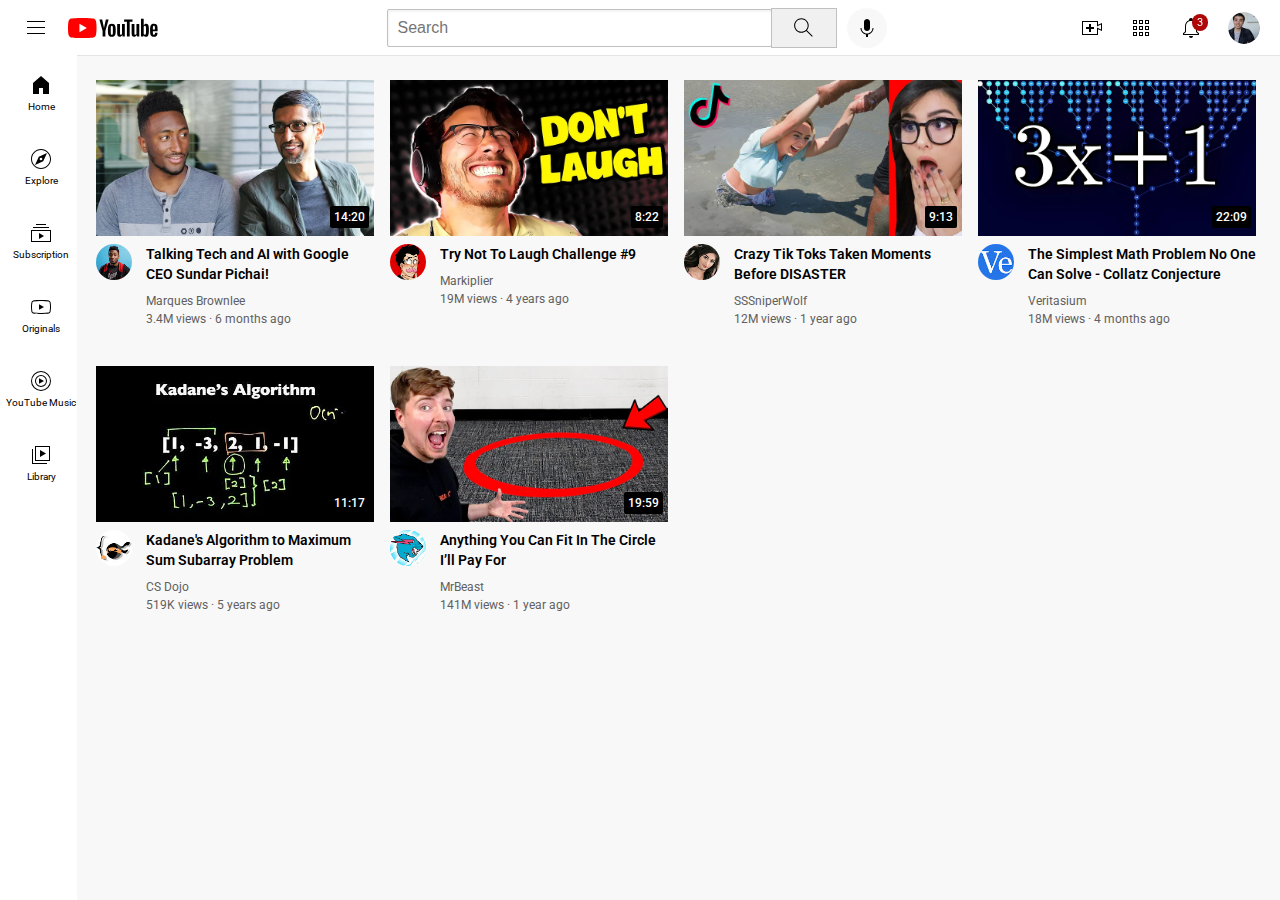
<file: index.html>
<!DOCTYPE html>
<html>
    <head>

        <title>Youtube.com Clone by Htin Myo San</title>

        <link rel="preconnect" href="https://fonts.googleapis.com">
        <link rel="preconnect" href="https://fonts.gstatic.com" crossorigin>
        <link href="https://fonts.googleapis.com/css2?family=Roboto:wght@400;500;700&display=swap" rel="stylesheet">
        <link rel="stylesheet" href="styles/video.css">
        <link rel="stylesheet" href="styles/header.css">
        <link rel="stylesheet" href="styles/general.css">
        <link rel="stylesheet" href="styles/sidebar.css">
    </head>
    <body>
        <header class="header">
            <div class="left-section">
                <img class="hamburger-menu" src="icons/hamburger-menu.svg">
                <img class="youtube-logo" src="icons/youtube-logo.svg">
            </div>
            <div class="middle-section">
                <input class="search-bar" type="text" placeholder="Search">
                <button class="search-button">
                    <img class="search-icon" src="icons/search.svg">
                    <div class="tooltip">Search</div>
                </button>
                <!-- Put position absolute inside position relative-->
                <button class="voice-search-button">
                    <img class="voice-search-icon" src="icons/voice-search-icon.svg">
                    <div class="tooltip">Search with your </div>
                </button>
            </div>
            <div class="right-section">
                <div class="upload-icon-container">
                    <img class="upload-icon" src="icons/upload.svg">
                    <div class="tooltip">Create</div>
                </div>
                <div class="youtube-icon-container">
                    <img class="youtube-icon" src="icons/youtube-apps.svg">
                    <div class="tooltip">YouTube apps</div>
                </div>
                <div class="notifications-icon-container">
                    <img class="notifications-icon" src="icons/notifications.svg">
                    <div class="notifications-count">3</div>
                    <div class="tooltip">Notivications</div>
                </div>
                <img class="current-user-picture" src="channel-pictures/my-channel.jpeg">
            </div> 
        </header>

        <nav class="sidebar">
            <div class="sidebar-link">
                <img src="icons/home.svg">
                <div>Home</div>
            </div>
            <div class="sidebar-link">
                <img src="icons/explore.svg">
                <div>Explore</div>
            </div>
            <div class="sidebar-link">
                <img src="icons/subscriptions.svg">
                <div>Subscription</div>
            </div>
            <div class="sidebar-link">
                <img src="icons/originals.svg">
                <div>Originals</div>
            </div>
            <div class="sidebar-link">
                <img src="icons/youtube-music.svg">
                <div>YouTube Music</div>
            </div>
            <div class="sidebar-link">
                <img src="icons/library.svg">
                <div>Library</div>
            </div>
        </nav>

        <main>
            <section class="video-grid">
                <div class="video-preview">
                
                    <div class="thumbnail-row">
                        <img class="thumnail" src="thumnails/thumbnail-1.webp">
                        <div class="video-time">14:20</div>
                    </div>
                    <div class="video-info-grid">
                        <div class="channel-picture">
                            <img class="profile-picture" src="channel-pictures/channel-1.jpeg">
                        </div>
                        <div class="video-info">
                            <p class="video-title">
                                Talking Tech and AI with Google CEO Sundar Pichai!
                            </p>
                            <p class="video-author">
                                Marques Brownlee
                            </p>
                            <p class="video-stats">
                                3.4M views &#183; 6 months ago
                            </p>
                        </div>
                    </div>
                </div>
        
                <div class="video-preview">
                    
                    <div class="thumbnail-row">
                        <img class="thumnail" src="thumnails/thumbnail-2.webp">
                        <div class="video-time">8:22</div>
                    </div>
                    <div class="video-info-grid">
                        <div class="channel-picture">
                            <img class="profile-picture" src="channel-pictures/channel-2.jpeg">
                        </div>
                        <div class="video-info">
                            <p class="video-title">
                                Try Not To Laugh Challenge #9
                            </p>
                            <p class="video-author">
                                Markiplier
                            </p>
                            <p class="video-stats">
                                19M views &#183; 4 years ago
                            </p>
                        </div>
                    </div>
                </div>
        
                <div class="video-preview">
                    
                    <div class="thumbnail-row">
                        <img class="thumnail" src="thumnails/thumbnail-3.webp">
                        <div class="video-time">9:13</div>
                    </div>
                    <div class="video-info-grid">
                        <div class="channel-picture">
                            <img class="profile-picture" src="channel-pictures/channel-3.jpeg">
                        </div>
                        <div class="video-info">
                            <p class="video-title">
                                Crazy Tik Toks Taken Moments Before DISASTER
                            </p>
                            <p class="video-author">
                                SSSniperWolf
                            </p>
                            <p class="video-stats">
                                12M views &#183; 1 year ago
                            </p>
                        </div>
                    </div>
                </div>
        
                <div class="video-preview">
                    
                    <div class="thumbnail-row">
                        <img class="thumnail" src="thumnails/thumbnail-4.webp">
                        <div class="video-time">22:09</div>
                    </div>
                    <div class="video-info-grid">
                        <div class="channel-picture">
                            <img class="profile-picture" src="channel-pictures/channel-4.jpeg">
                        </div>
                        <div class="video-info">
                            <p class="video-title">
                                The Simplest Math Problem No One Can Solve - Collatz Conjecture
                            </p>
                            <p class="video-author">
                                Veritasium
                            </p>
                            <p class="video-stats">
                                18M views &#183; 4 months ago
                            </p>
                        </div>
                    </div>
                </div>
        
                <div class="video-preview">
                    
                    <div class="thumbnail-row">
                        <img class="thumnail" src="thumnails/thumbnail-5.webp">
                        <div class="video-time">11:17</div>
                    </div>
                    <div class="video-info-grid">
                        <div class="channel-picture">
                            <img class="profile-picture" src="channel-pictures/channel-5.jpeg">
                        </div>
                        <div class="video-info">
                            <p class="video-title">
                                Kadane's Algorithm to Maximum Sum Subarray Problem
                            </p>
                            <p class="video-author">
                                CS Dojo
                            </p>
                            <p class="video-stats">
                                519K views &#183; 5 years ago
                            </p>
                        </div>
                    </div>
                </div>
        
                <div class="video-preview">
                    
                    <div class="thumbnail-row">
                        <img class="thumnail" src="thumnails/thumbnail-6.webp">
                        <div class="video-time">19:59</div>
                    </div>
                    <div class="video-info-grid">
                        <div class="channel-picture">
                            <img class="profile-picture" src="channel-pictures/channel-6.jpeg">
                        </div>
                        <div class="video-info">
                            <p class="video-title">
                                Anything You Can Fit In The Circle I’ll Pay For
                            </p>
                            <p class="video-author">
                                MrBeast
                            </p>
                            <p class="video-stats">
                                141M views &#183; 1 year ago
                            </p>
                        </div>
                    </div>
                </div>
        
            </section>
        </main>
    </body>
</html>
</file>
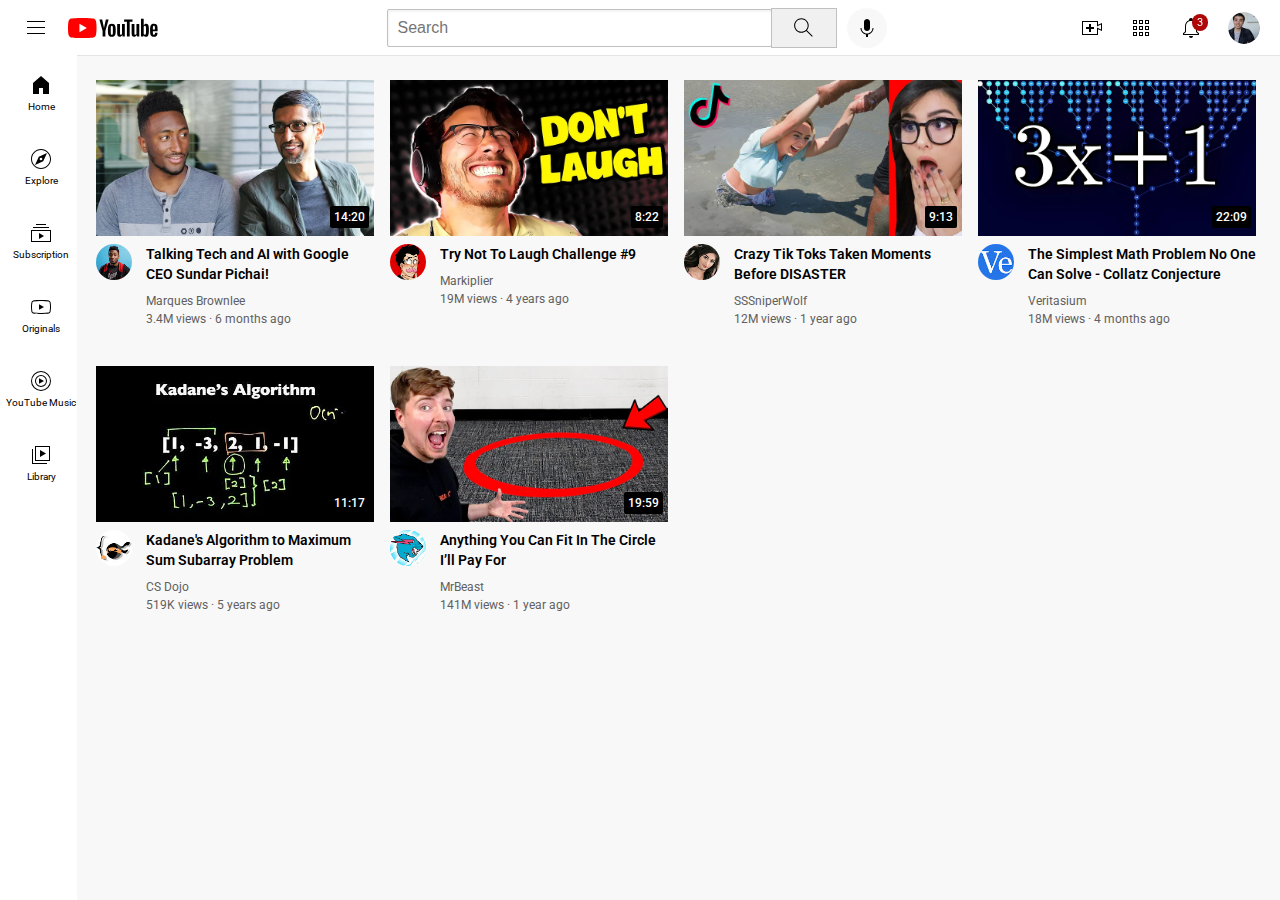
<file: youtube.html>
<!DOCTYPE html>
<html>
    <head>

        <title>Youtube.com Clone by Htin Myo San</title>

        <link rel="preconnect" href="https://fonts.googleapis.com">
        <link rel="preconnect" href="https://fonts.gstatic.com" crossorigin>
        <link href="https://fonts.googleapis.com/css2?family=Roboto:wght@400;500;700&display=swap" rel="stylesheet">
        <link rel="stylesheet" href="styles/video.css">
        <link rel="stylesheet" href="styles/header.css">
        <link rel="stylesheet" href="styles/general.css">
        <link rel="stylesheet" href="styles/sidebar.css">
    </head>
    <body>
        <header class="header">
            <div class="left-section">
                <img class="hamburger-menu" src="icons/hamburger-menu.svg">
                <img class="youtube-logo" src="icons/youtube-logo.svg">
            </div>
            <div class="middle-section">
                <input class="search-bar" type="text" placeholder="Search">
                <button class="search-button">
                    <img class="search-icon" src="icons/search.svg">
                    <div class="tooltip">Search</div>
                </button>
                <!-- Put position absolute inside position relative-->
                <button class="voice-search-button">
                    <img class="voice-search-icon" src="icons/voice-search-icon.svg">
                    <div class="tooltip">Search with your </div>
                </button>
            </div>
            <div class="right-section">
                <div class="upload-icon-container">
                    <img class="upload-icon" src="icons/upload.svg">
                    <div class="tooltip">Create</div>
                </div>
                <div class="youtube-icon-container">
                    <img class="youtube-icon" src="icons/youtube-apps.svg">
                    <div class="tooltip">YouTube apps</div>
                </div>
                <div class="notifications-icon-container">
                    <img class="notifications-icon" src="icons/notifications.svg">
                    <div class="notifications-count">3</div>
                    <div class="tooltip">Notivications</div>
                </div>
                <img class="current-user-picture" src="channel-pictures/my-channel.jpeg">
            </div> 
        </header>

        <nav class="sidebar">
            <div class="sidebar-link">
                <img src="icons/home.svg">
                <div>Home</div>
            </div>
            <div class="sidebar-link">
                <img src="icons/explore.svg">
                <div>Explore</div>
            </div>
            <div class="sidebar-link">
                <img src="icons/subscriptions.svg">
                <div>Subscription</div>
            </div>
            <div class="sidebar-link">
                <img src="icons/originals.svg">
                <div>Originals</div>
            </div>
            <div class="sidebar-link">
                <img src="icons/youtube-music.svg">
                <div>YouTube Music</div>
            </div>
            <div class="sidebar-link">
                <img src="icons/library.svg">
                <div>Library</div>
            </div>
        </nav>

        <main>
            <section class="video-grid">
                <div class="video-preview">
                
                    <div class="thumbnail-row">
                        <img class="thumnail" src="thumnails/thumbnail-1.webp">
                        <div class="video-time">14:20</div>
                    </div>
                    <div class="video-info-grid">
                        <div class="channel-picture">
                            <img class="profile-picture" src="channel-pictures/channel-1.jpeg">
                        </div>
                        <div class="video-info">
                            <p class="video-title">
                                Talking Tech and AI with Google CEO Sundar Pichai!
                            </p>
                            <p class="video-author">
                                Marques Brownlee
                            </p>
                            <p class="video-stats">
                                3.4M views &#183; 6 months ago
                            </p>
                        </div>
                    </div>
                </div>
        
                <div class="video-preview">
                    
                    <div class="thumbnail-row">
                        <img class="thumnail" src="thumnails/thumbnail-2.webp">
                        <div class="video-time">8:22</div>
                    </div>
                    <div class="video-info-grid">
                        <div class="channel-picture">
                            <img class="profile-picture" src="channel-pictures/channel-2.jpeg">
                        </div>
                        <div class="video-info">
                            <p class="video-title">
                                Try Not To Laugh Challenge #9
                            </p>
                            <p class="video-author">
                                Markiplier
                            </p>
                            <p class="video-stats">
                                19M views &#183; 4 years ago
                            </p>
                        </div>
                    </div>
                </div>
        
                <div class="video-preview">
                    
                    <div class="thumbnail-row">
                        <img class="thumnail" src="thumnails/thumbnail-3.webp">
                        <div class="video-time">9:13</div>
                    </div>
                    <div class="video-info-grid">
                        <div class="channel-picture">
                            <img class="profile-picture" src="channel-pictures/channel-3.jpeg">
                        </div>
                        <div class="video-info">
                            <p class="video-title">
                                Crazy Tik Toks Taken Moments Before DISASTER
                            </p>
                            <p class="video-author">
                                SSSniperWolf
                            </p>
                            <p class="video-stats">
                                12M views &#183; 1 year ago
                            </p>
                        </div>
                    </div>
                </div>
        
                <div class="video-preview">
                    
                    <div class="thumbnail-row">
                        <img class="thumnail" src="thumnails/thumbnail-4.webp">
                        <div class="video-time">22:09</div>
                    </div>
                    <div class="video-info-grid">
                        <div class="channel-picture">
                            <img class="profile-picture" src="channel-pictures/channel-4.jpeg">
                        </div>
                        <div class="video-info">
                            <p class="video-title">
                                The Simplest Math Problem No One Can Solve - Collatz Conjecture
                            </p>
                            <p class="video-author">
                                Veritasium
                            </p>
                            <p class="video-stats">
                                18M views &#183; 4 months ago
                            </p>
                        </div>
                    </div>
                </div>
        
                <div class="video-preview">
                    
                    <div class="thumbnail-row">
                        <img class="thumnail" src="thumnails/thumbnail-5.webp">
                        <div class="video-time">11:17</div>
                    </div>
                    <div class="video-info-grid">
                        <div class="channel-picture">
                            <img class="profile-picture" src="channel-pictures/channel-5.jpeg">
                        </div>
                        <div class="video-info">
                            <p class="video-title">
                                Kadane's Algorithm to Maximum Sum Subarray Problem
                            </p>
                            <p class="video-author">
                                CS Dojo
                            </p>
                            <p class="video-stats">
                                519K views &#183; 5 years ago
                            </p>
                        </div>
                    </div>
                </div>
        
                <div class="video-preview">
                    
                    <div class="thumbnail-row">
                        <img class="thumnail" src="thumnails/thumbnail-6.webp">
                        <div class="video-time">19:59</div>
                    </div>
                    <div class="video-info-grid">
                        <div class="channel-picture">
                            <img class="profile-picture" src="channel-pictures/channel-6.jpeg">
                        </div>
                        <div class="video-info">
                            <p class="video-title">
                                Anything You Can Fit In The Circle I’ll Pay For
                            </p>
                            <p class="video-author">
                                MrBeast
                            </p>
                            <p class="video-stats">
                                141M views &#183; 1 year ago
                            </p>
                        </div>
                    </div>
                </div>
        
            </section>
        </main>
    </body>
</html>
</file>
<file: styles/video.css>
.thumnail{
    width: 100%;
    display: block;
}   

.video-title{
    margin-top: 0;
    font-size: 14px;
    font-weight: 600;
    line-height: 20px;
    margin-bottom: 10px;

}

.video-info-grid{
    display: grid;
    grid-template-columns: 50px 1fr;
    
}
.channel-picture{
    display: inline-block;
    width: 50px;
    vertical-align: top;
   
}

.profile-picture{
    width: 36px;
    border-radius: 50px;
}

.thumbnail-row{
    margin-bottom: 8px;
    position: relative;
}

.video-author,
.video-stats{
    font-size: 12px;
    color: rgb(96, 96, 96);

}

.video-author{
    margin-bottom: 4px;
}

.video-grid{
    display: grid;
    grid-template-columns: 1fr 1fr 1fr;
    column-gap: 16px;
    row-gap: 40px;
}

@media (max-width: 750px) {
    .video-grid{
        grid-template-columns: 1fr 1fr;
    }  
}

@media (min-width: 751px) and (max-width: 999px) {
    .video-grid{
        grid-template-columns: 1fr 1fr 1fr;
    }
    
}

@media (min-width: 1000px){
    .video-grid{
        grid-template-columns: 1fr 1fr 1fr 1fr;
    }
}

.video-time{
    font-size: 12px;
    font-weight: 500;
    padding: 4px;
    border-radius: 2px;
    background-color: black;
    color: white;
    position: absolute;
    bottom: 8px;
    right: 5px;
}
</file>
<file: styles/header.css>
.header{
    height: 55px;
    display: flex;
    flex-direction: row;
    justify-content: space-between;

    position: fixed;
    top: 0;
    left: 0;
    right: 0;
    z-index: 100;

    background-color: white;
    border-bottom-width: 1px;
    border-bottom-style: solid;
    border-bottom-color: rgb(228, 228, 228);

}

.left-section{
    display: flex;
    align-items: center;
    
}

.hamburger-menu{
    height: 24px;
    margin-left: 24px;
    margin-right: 20px;
   
}

.youtube-logo{
    height: 20px;
}

.middle-section{
    flex: 1;
    margin-left: 70px;
    margin-right: 35px;
    max-width: 500px;
    display: flex;
    align-items: center;
}

.search-bar{
    flex: 1;
    height: 34px;
    padding-left:10px ;
    font-size: 16px;
    border: 1px solid rgb(192, 192, 192);
    border-radius:2px;
    box-shadow: inset 1px 2px 3px rgba(0,0,0, 0.05);
    /* remove default width */
    width: 0;

}

.search-bar::placeholder{
    font-size:16px;
}

.search-button{
    height: 40px;
    width: 66px;
    background-color:rgb(240, 240, 240);
    border-width: 1px;
    border-style: solid;
    border-color:  rgb(192, 192, 192);
    margin-left: -1px;
    margin-right: 10px;
    
}

.search-button, 
.voice-search-button,
.upload-icon-container,
.youtube-icon-container,
.notifications-icon-container
{
    display: flex;
    justify-content: center;
    align-items: center;
    position: relative;

}

.search-button .tooltip ,
.voice-search-button .tooltip,
.upload-icon-container .tooltip,
.youtube-icon-container .tooltip,
.notifications-icon-container .tooltip{
    position: absolute;
    background-color: gray;
    color: white;
    padding-top: 4px;
    padding-bottom: 4px;
    padding-left: 8px;
    padding-right: 8px;
    border-radius: 2px;
    font-size: 12px;
    bottom: -30px;
    opacity: 0;
    transition: opacity 0.15s;
    pointer-events: none;
    white-space: nowrap;

}

.search-button:hover .tooltip,
.voice-search-button:hover .tooltip,
.upload-icon-container:hover .tooltip,
.youtube-icon-container:hover .tooltip,
.notifications-icon-container:hover .tooltip{
    opacity: 1;

}

.search-icon{
    height: 25px;
}

.voice-search-button{
    height: 40px;
    width: 40px;
    border-radius: 20px;
    border: none;
    background-color: rgb(248, 248, 248);
}

.voice-search-icon{
    height: 24px;   
}

.right-section{
    width: 180px;
    margin-right: 20px;
    display: flex;
    align-items: center;
    justify-content: space-between;
    /* to prevent shrinking iterms in right section  */
    flex-shrink: 0;
}

.upload-icon{
    height: 24px;
}

.youtube-icon{
    height: 24px;
}

.notifications-icon{
    height: 24px;
}

.current-user-picture{
    height: 32px;
    border-radius: 16px;
}

.notifications-icon-container{
    position: relative;
}

.notifications-count{
    position: absolute;
    top: -2px;
    right: -5px;
    background-color: rgb(174, 8, 8);
    color: white;
    font-size: 11px;
    padding-left: 5px;
    padding-right: 5px;
    padding-top: 2px;
    padding-bottom: 2px;
    border-radius: 10px;
}
</file>
<file: styles/general.css>
p{
    margin-top: 0;
    margin-bottom: 0;
}

body{
    /* this style below will be inherited */
    font-family: Roboto, Arial;
    margin: 0;
    padding-top: 80px;
    padding-left: 96px;
    padding-right: 24px;
    background-color: rgb(248, 248, 248);
}
</file>
<file: styles/sidebar.css>
.sidebar{
    position: fixed;
    left: 0;
    bottom: 0;
    top: 55px;
    background-color: white;
    width: 72px;
    z-index: 200;
    padding-left: 5px;
}

.sidebar-link{
    height: 74px;
    display: flex;
    justify-content: center;
    align-items: center;
    flex-direction: column;
    cursor: pointer;

}

.sidebar-link:hover{
    background-color: rgb(235, 235, 235);
}

.sidebar-link img{
    height: 24px;
    margin-bottom: 4px;
}

.sidebar-link div{
    font-size: 10px;
}
</file>
